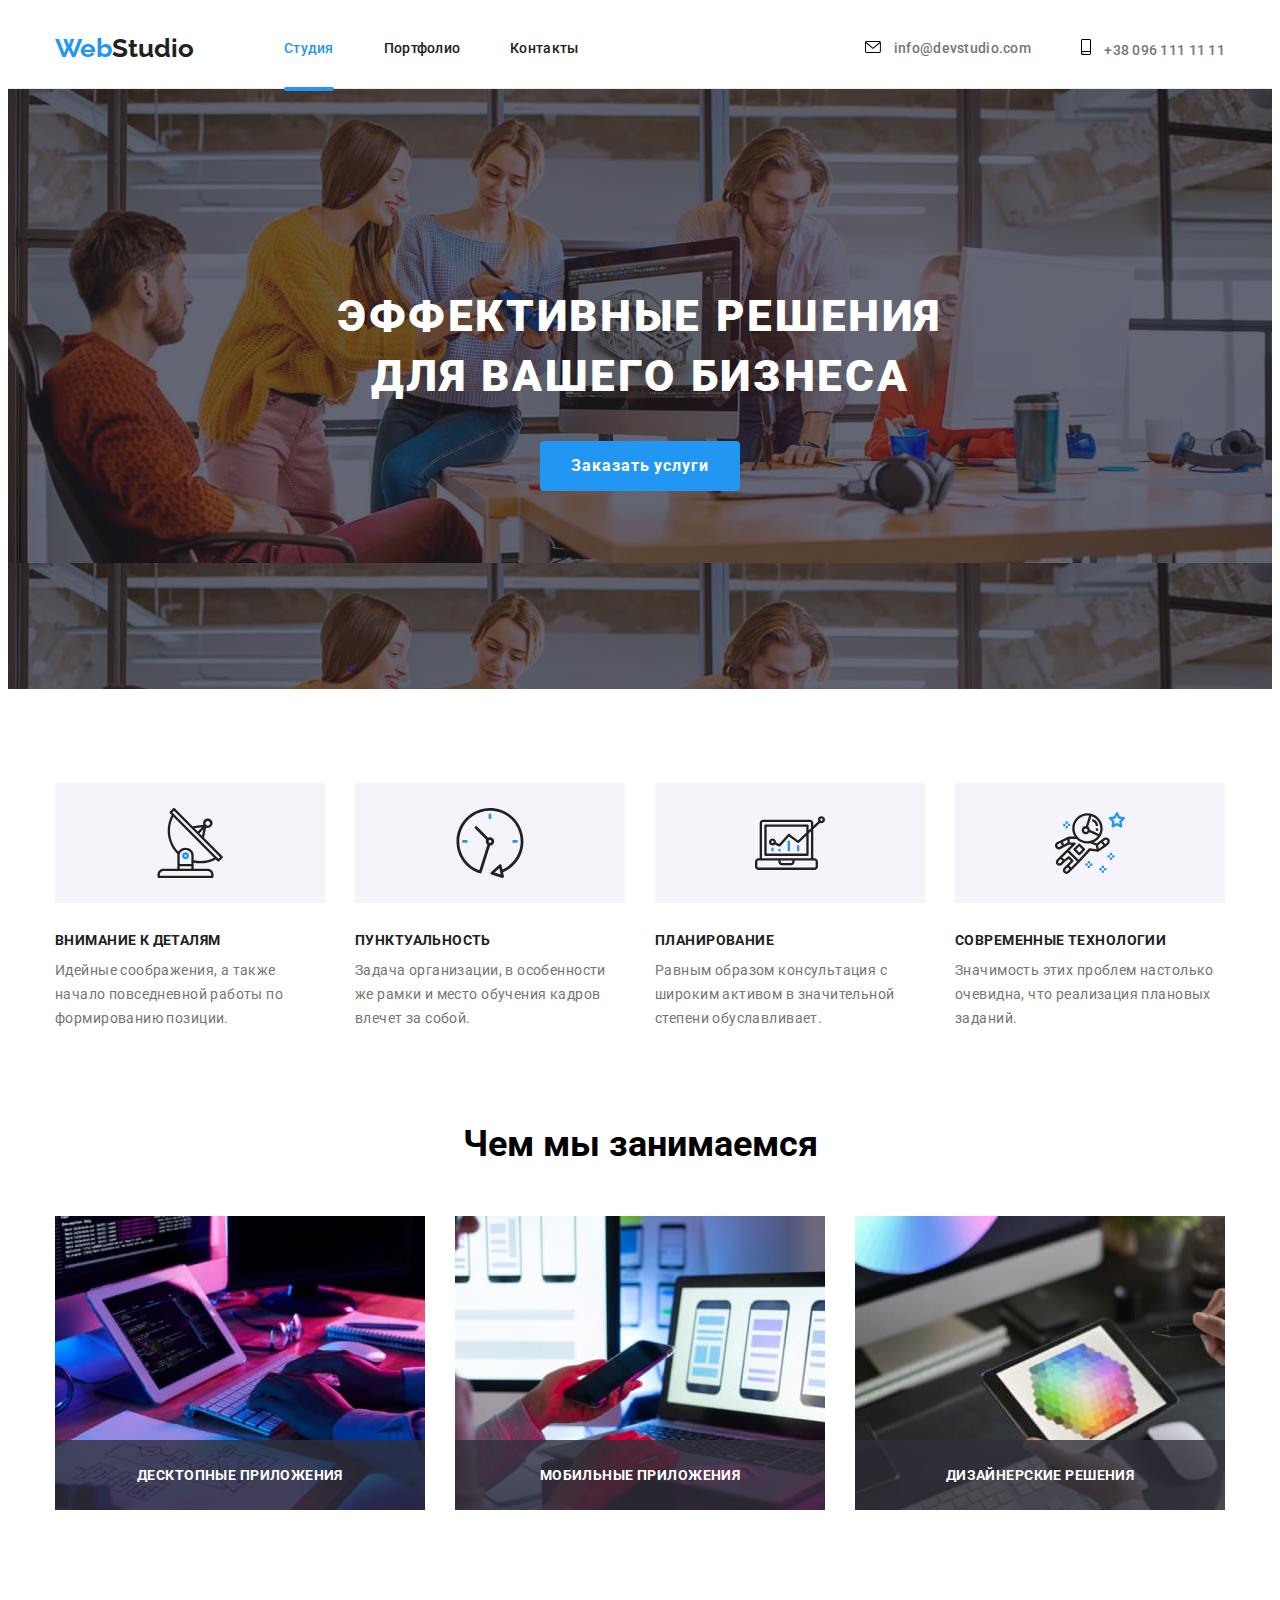
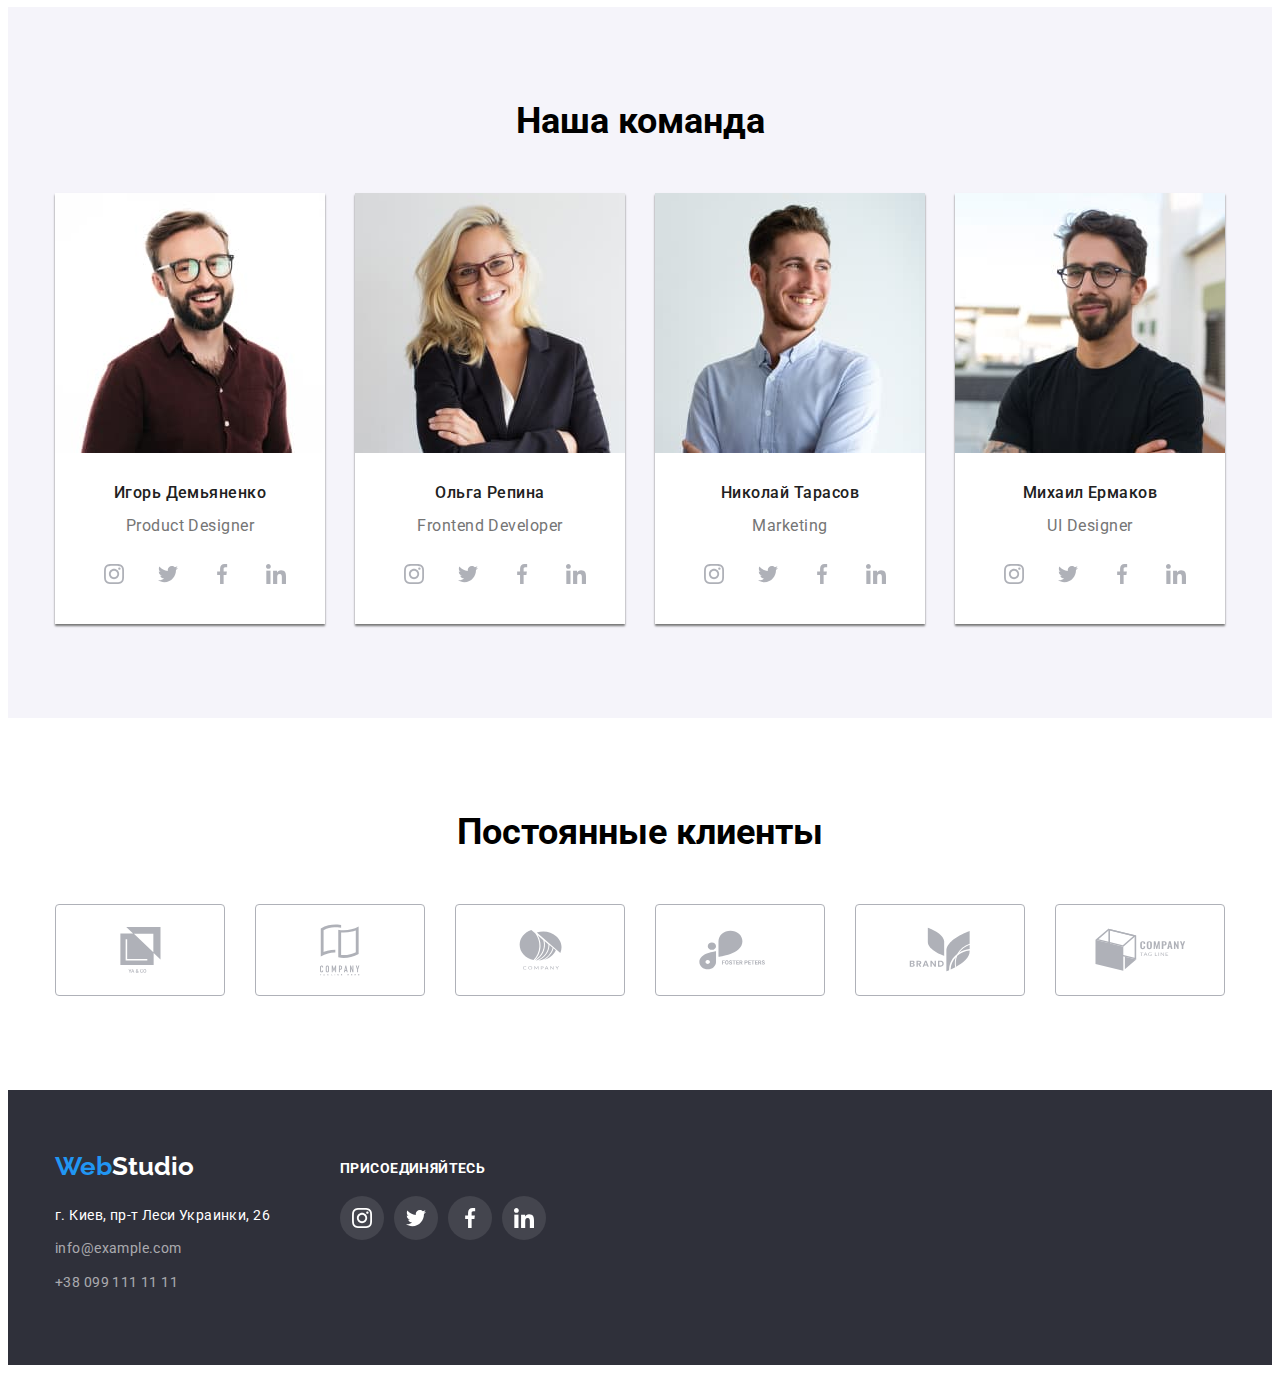
<file: index.html>
<!DOCTYPE html>
<html lang="ru">
<head>
    <meta charset="UTF-8">
    <meta http-equiv="X-UA-Compatible" content="IE=edge">
    <meta name="viewport" content="width=device-width, initial-scale=1.0">
    <link rel="preconnect" href="https://fonts.googleapis.com">
    <link rel="preconnect" href="https://fonts.gstatic.com" crossorigin>
    <link href="https://fonts.googleapis.com/css2?family=Montserrat:wght@400;700&family=Raleway:wght@700&family=Roboto:wght@400;500;700;900&display=swap" rel="stylesheet">
    <link rel="stylesheet" href="https://cdnjs.cloudflare.com/ajax/libs/modern-normalize/1.1.0/modern-normalize.min.css" integrity="sha512-wpPYUAdjBVSE4KJnH1VR1HeZfpl1ub8YT/NKx4PuQ5NmX2tKuGu6U/JRp5y+Y8XG2tV+wKQpNHVUX03MfMFn9Q==" crossorigin="anonymous" referrerpolicy="no-referrer" />
    <link rel="stylesheet" href="./styles.css">
    <title>Document</title>
</head>
<body>
   <header>
    <div class="container">
        <nav class="nav-menu-list">
            <a class="logo" href="./images/WebStudio.jpg">
                <span class="web">Web</span><span class="'Studio">Studio</span>
            </a>
            <ul class="nav-menu-inner">
               <li class="nav-menu"><a class="nav-link current"  href="./index.html">Студия</a></li>
               <li class="nav-menu"><a class="nav-link" href="./portfolio.html"> Портфолио</a></li>
               <li class="nav-menu"><a class="nav-link" href="#">Контакты</a></li>
            </ul>
            <ul class="contacts-menu">
               <li class="nav-menu-contact"><a href="mailto:info@devstudio.com">
                <svg class="nav-icon" aria-hidden="true">
                    <use href="./images/icons.svg#icon-envelope-hover"></use>
                </svg>
                info@devstudio.com</a></li>
               <li class="nav-menu-contact"><a href="tel:+380961111111">
                <svg class="smart-nav-icon" aria-hidden="true">
                    <use href="./images/icons.svg#icon-smartphone"></use>
                </svg>
                +38 096 111 11 11</a></li>
           </ul>
       </nav>
    </div>
   </header>
   <main>
       <section class="top">
        <div class="container">
            <div class="top-section">
           <h1 class="main-title">Эффективные решения для вашего бизнеса</h1>
           <button class="book-service" type="button" data-modal-open>Заказать услуги</button>
        </div>
        </div>
       </section>
       <section class="descriptions">
        <div class="container">
                <ul class="description-idea">
                    <li class="short-description">
                        <div class="cover-icon">
                            <svg class="idea-icon" aria-label="Групп">
                                <use href="./images/icons.svg#icon-Group"></use>
                            </svg>
                        </div>           
                        <h3 class="sub-title">Внимание к деталям</h3>
                        <p class="text-description">
                     Идейные соображения, а также начало повседневной работы по формированию позиции.
                       </p></li>
                    <li class="short-description">
                        <div class="cover-icon">
                            <svg class="idea-icon" aria-label="Часы">
                                <use href="./images/icons.svg#icon-clock"></use>
                            </svg>
                        </div> 
                        <h3 class="sub-title">
                     Пунктуальность
                        </h3>
                        <p class="text-description">
                     Задача организации, в особенности же рамки и место обучения кадров влечет за собой.
                        </p></li>
                    <li class="short-description">
                        <div class="cover-icon">
                            <svg class="idea-icon" aria-label="Диаграмма">
                                <use href="./images/icons.svg#icon-diagram"></use>
                            </svg>
                        </div> 
                        <h3 class="sub-title">
                     Планирование
                       </h3>
                       <p class="text-description">
                     Равным образом консультация с широким активом в значительной степени обуславливает.
                       </p></li>
                    <li class="short-description">
                        <div class="cover-icon">
                            <svg class="idea-icon" aria-label="Астронаут">
                                <use href="./images/icons.svg#icon-astronaut"></use>
                            </svg>
                        </div> 
                        <h3 class="sub-title">
                     Современные технологии
                       </h3>
                       <p class="text-description">
                     Значимость этих проблем настолько очевидна, что реализация плановых заданий.
                       </p></li>
                </ul>
           </div>
       </section>
       <section class="card-box">
        <div class="container">
                <h2 class="description-title">Чем мы занимаемся</h2>
                <div>
                    <ul class="card-images">
                        <li class="card-list-images">
                            <img src="./images/box1.jpg" width="370" alt="Десктопная версия">
                            <div class="card-images-description">
                                <p class="card-text">Десктопные приложения</p>
                            </div>
                        </li>
                    
                        <li class="card-list-images">
                            <img src="./images/box2.jpg" width="370" alt="Мобильная версия">
                            <div class="card-images-description">
                                <p class="card-text">Мобильные приложения</p>
                            </div>
                        </li>
                   
                        <li class="card-list-images">
                            <img src="./images/box3.jpg" width="370" alt="Планшетная адаптация">
                            <div class="card-images-description">
                                <p class="card-text">Дизайнерские решения</p>
                            </div>
                        </li>
                    </ul>
            </div>
        </div>
       </section>
       <section class="team">
        <div class="container">
           <h2 class="description-title">Наша команда</h2>
           <ul class="cards">
               <li class="card">
                   <img src="./images/img1.jpg" width="270" alt="Игорь Демьяненко">
                   <div class="card-desc">
                   <h3 class="sub-title-description">Игорь Демьяненко</h3>
                       <p class="text-description-member">Product Designer</p>
                       <ul class="social-group">
                        <li class="social-cover">
                            <a href="#" class="social-link">
                                <svg class="social-icon" width="20px" height="20px">
                                    <use href="./images/icons.svg#icon-instagram"></use>
                                 </svg>
                            </a> 
                        </li>
                        <li class="social-cover">
                            <a href="#" class="social-link">
                                <svg class="social-icon"  width="20px" height="20px" aria-label="Твитер">
                                    <use href="./images/icons.svg#icon-twitter"></use>
                                </svg>
                            </a>
                        </li>
                        <li class="social-cover">
                            <a href="#" class="social-link">
                                <svg class="social-icon" width="20px" height="20px" aria-label="Фейсбук">
                                    <use href="./images/icons.svg#icon-facebook"></use>
                                </svg>
                            </a>
                        </li>
                        <li class="social-cover">
                            <a href="#" class="social-link">
                                <svg class="social-icon" width="20px" height="20px" aria-label="Линкдын">
                                    <use href="./images/icons.svg#icon-linkedin"></use>
                                 </svg>
                            </a>
                        </li>
                    </ul>
                    </div>
                </li>
               <li class="card">
                   <img src="./images/img2.jpg" width="270" alt="Ольга Репина">
                   <div class="card-desc">
                       <h3 class="sub-title-description">Ольга Репина</h3>
                       <p class="text-description-member">Frontend Developer</p>
                       <ul class="social-group">
                    <li class="social-cover">
                        <a href="#" class="social-link">
                            <svg class="social-icon" width="20px" height="20px">
                                <use href="./images/icons.svg#icon-instagram"></use>
                             </svg>
                        </a> 
                    </li>
                    <li class="social-cover">
                        <a href="#" class="social-link">
                            <svg class="social-icon"  width="20px" height="20px" aria-label="Твитер">
                                <use href="./images/icons.svg#icon-twitter"></use>
                            </svg>
                        </a>
                    </li>
                    <li class="social-cover">
                        <a href="#" class="social-link">
                            <svg class="social-icon" width="20px" height="20px" aria-label="Фейсбук">
                                <use href="./images/icons.svg#icon-facebook"></use>
                            </svg>
                        </a>
                    </li>
                    <li class="social-cover">
                        <a href="#" class="social-link">
                            <svg class="social-icon" width="20px" height="20px" aria-label="Линкдын">
                                <use href="./images/icons.svg#icon-linkedin"></use>
                             </svg>
                        </a>
                    </li>
                       </ul>
                   </div>
               </li>
               <li class="card">
                   <img src="./images/img3.jpg" width="270" alt="Николай Тарасов">
                   <div class="card-desc">
                        <h3 class="sub-title-description">Николай Тарасов</h3>
                        <p class="text-description-member">Marketing</p>
                        <ul class="social-group">
                        <li class="social-cover">
                            <a href="#" class="social-link">
                                <svg class="social-icon" width="20px" height="20px">
                                    <use href="./images/icons.svg#icon-instagram"></use>
                                 </svg>
                            </a> 
                        </li>
                        <li class="social-cover">
                            <a href="#" class="social-link">
                                <svg class="social-icon"  width="20px" height="20px" aria-label="Твитер">
                                    <use href="./images/icons.svg#icon-twitter"></use>
                                </svg>
                            </a>
                        </li>
                        <li class="social-cover">
                            <a href="#" class="social-link">
                                <svg class="social-icon" width="20px" height="20px" aria-label="Фейсбук">
                                    <use href="./images/icons.svg#icon-facebook"></use>
                                </svg>
                            </a>
                        </li>
                        <li class="social-cover">
                            <a href="#" class="social-link">
                                <svg class="social-icon" width="20px" height="20px" aria-label="Линкдын">
                                    <use href="./images/icons.svg#icon-linkedin"></use>
                                 </svg>
                            </a>
                        </li>
                        </ul>
                    </div>
               </li>
               <li class="card">
                <img src="./images/img4.jpg" width="270" alt="Михаил Ермаков">
                <div class="card-desc">
                    <h3 class="sub-title-description">Михаил Ермаков</h3>
                    <p class="text-description-member">UI Designer</p>
                    <ul class="social-group">
                        <li class="social-cover">
                            <a href="#" class="social-link">
                                <svg class="social-icon" width="20px" height="20px">
                                    <use href="./images/icons.svg#icon-instagram"></use>
                                 </svg>
                            </a> 
                        </li>
                        <li class="social-cover">
                            <a href="#" class="social-link">
                                <svg class="social-icon"  width="20px" height="20px" aria-label="Твитер">
                                    <use href="./images/icons.svg#icon-twitter"></use>
                                </svg>
                            </a>
                        </li>
                        <li class="social-cover">
                            <a href="#" class="social-link">
                                <svg class="social-icon" width="20px" height="20px" aria-label="Фейсбук">
                                    <use href="./images/icons.svg#icon-facebook"></use>
                                </svg>
                            </a>
                        </li>
                        <li class="social-cover">
                            <a href="#" class="social-link">
                                <svg class="social-icon" width="20px" height="20px" aria-label="Линкдын">
                                    <use href="./images/icons.svg#icon-linkedin"></use>
                                 </svg>
                            </a>
                        </li>
                    </ul>
                </div>
            </li>
           </ul>
        </div>
       </section>
       <section class="companies">
         <div class="container">
            <h2 class="description-title">Постоянные клиенты</h2>
            <ul class="company-brands">
                <li class="brand">
                    <a href="#" class="brand-card">
                       <svg class="brand-icon" width="41px" height="46px">
                           <use href="./images/icons.svg#icon-brand1"></use>
                        </svg> 
                    </a>
               </li>
               <li class="brand"> 
                    <a href="#" class="brand-card">
                        <svg class="brand-icon" width="40px" height="52px">
                            <use href="./images/icons.svg#icon-brand2"></use>
                        </svg> 
                    </a>
                </li>
                <li class="brand">
                    <a href="#" class="brand-card">
                        <svg class="brand-icon" width="43px" height="41px">
                            <use href="./images/icons.svg#icon-brand3"></use>
                         </svg> 
                    </a> 
                </li>
                <li class="brand">
                    <a href="#" class="brand-card">
                        <svg class="brand-icon" width="84px" height="40px">
                            <use href="./images/icons.svg#icon-brand4"></use>
                         </svg>
                    </a> 
                </li>
                <li class="brand">
                    <a href="#" class="brand-card">
                        <svg class="brand-icon" width="62px" height="45px">
                            <use href="./images/icons.svg#icon-brand5"></use>
                         </svg>
                    </a> 
                </li>
                <li class="brand"> 
                    <a href="#" class="brand-card">
                        <svg class="brand-icon" width="93px" height="43px">
                            <use href="./images/icons.svg#icon-brand6"></use>
                         </svg>
                    </a>    
                </li>
            </ul>

         </div>
      
       </section>
   </main> 
   <footer class="footer">
    <div class="container footer-container">
        <div class="footer-contacts">
            <a class="logo-footer" href="./images/WebStudio.jpg">
                <span class="web">Web</span><span class="studio-footer">Studio</span>
            </a>
                <address class="address">г. Киев, пр-т Леси Украинки, 26</address>
            <ul class="contacts-footer">
                <li class="contact-footer"><a href="mailto:info@example.com">info@example.com</a></li>
                <li class="contact-footer"><a href="tel:+380991111111">+38 099 111 11 11</a></li>
            </ul>
        </div>
        <div>
            <div class="join">
                <span class="footer-join">присоединяйтесь</span>
            </div>
            <div class="social-link-group">
                <ul class="social-group">
                    <li class="social-cover-footer">
                        <a href="#" class="social-link-footer">
                            <svg class="social-icon-footer" width="20px" height="20px">
                                <use href="./images/icons.svg#icon-instagram"></use>
                             </svg> 
                        </a>                                               
                    </li>
                    <li class="social-cover-footer">
                        <a href="#" class="social-link-footer">
                            <svg class="social-icon-footer"  width="20px" height="20px" aria-label="Твитер">
                                <use href="./images/icons.svg#icon-twitter"></use>
                            </svg>
                       </a>
                    </li>
                    <li class="social-cover-footer">
                        <a href="#" class="social-link-footer">
                            <svg class="social-icon-footer" width="20px" height="20px" aria-label="Фейсбук">
                                <use href="./images/icons.svg#icon-facebook"></use>
                             </svg>
                        </a>
                    </li>
                    <li class="social-cover-footer">
                        <a href="#" class="social-link-footer">
                            <svg class="social-icon-footer" width="20px" height="20px" aria-label="Линкдын">
                                <use href="./images/icons.svg#icon-linkedin"></use>
                             </svg>
                        </a>
                    </li>
                </ul>
            </div>
       </div>
    </div>
   </footer>
   <div class="backdrop-modal is-hidden" data-modal>
       <div class="modal">
           <button class="modal-close-button" type="button" data-modal-close>
            <svg class="modal-icon"  width="11px" height="11px">
                <use href="./images/icons.svg#icon-Vector"></use>
             </svg>
           </button>
       </div>
   </div>

   <script src="./js/modal.js"></script>
</body>
</html>
</file>
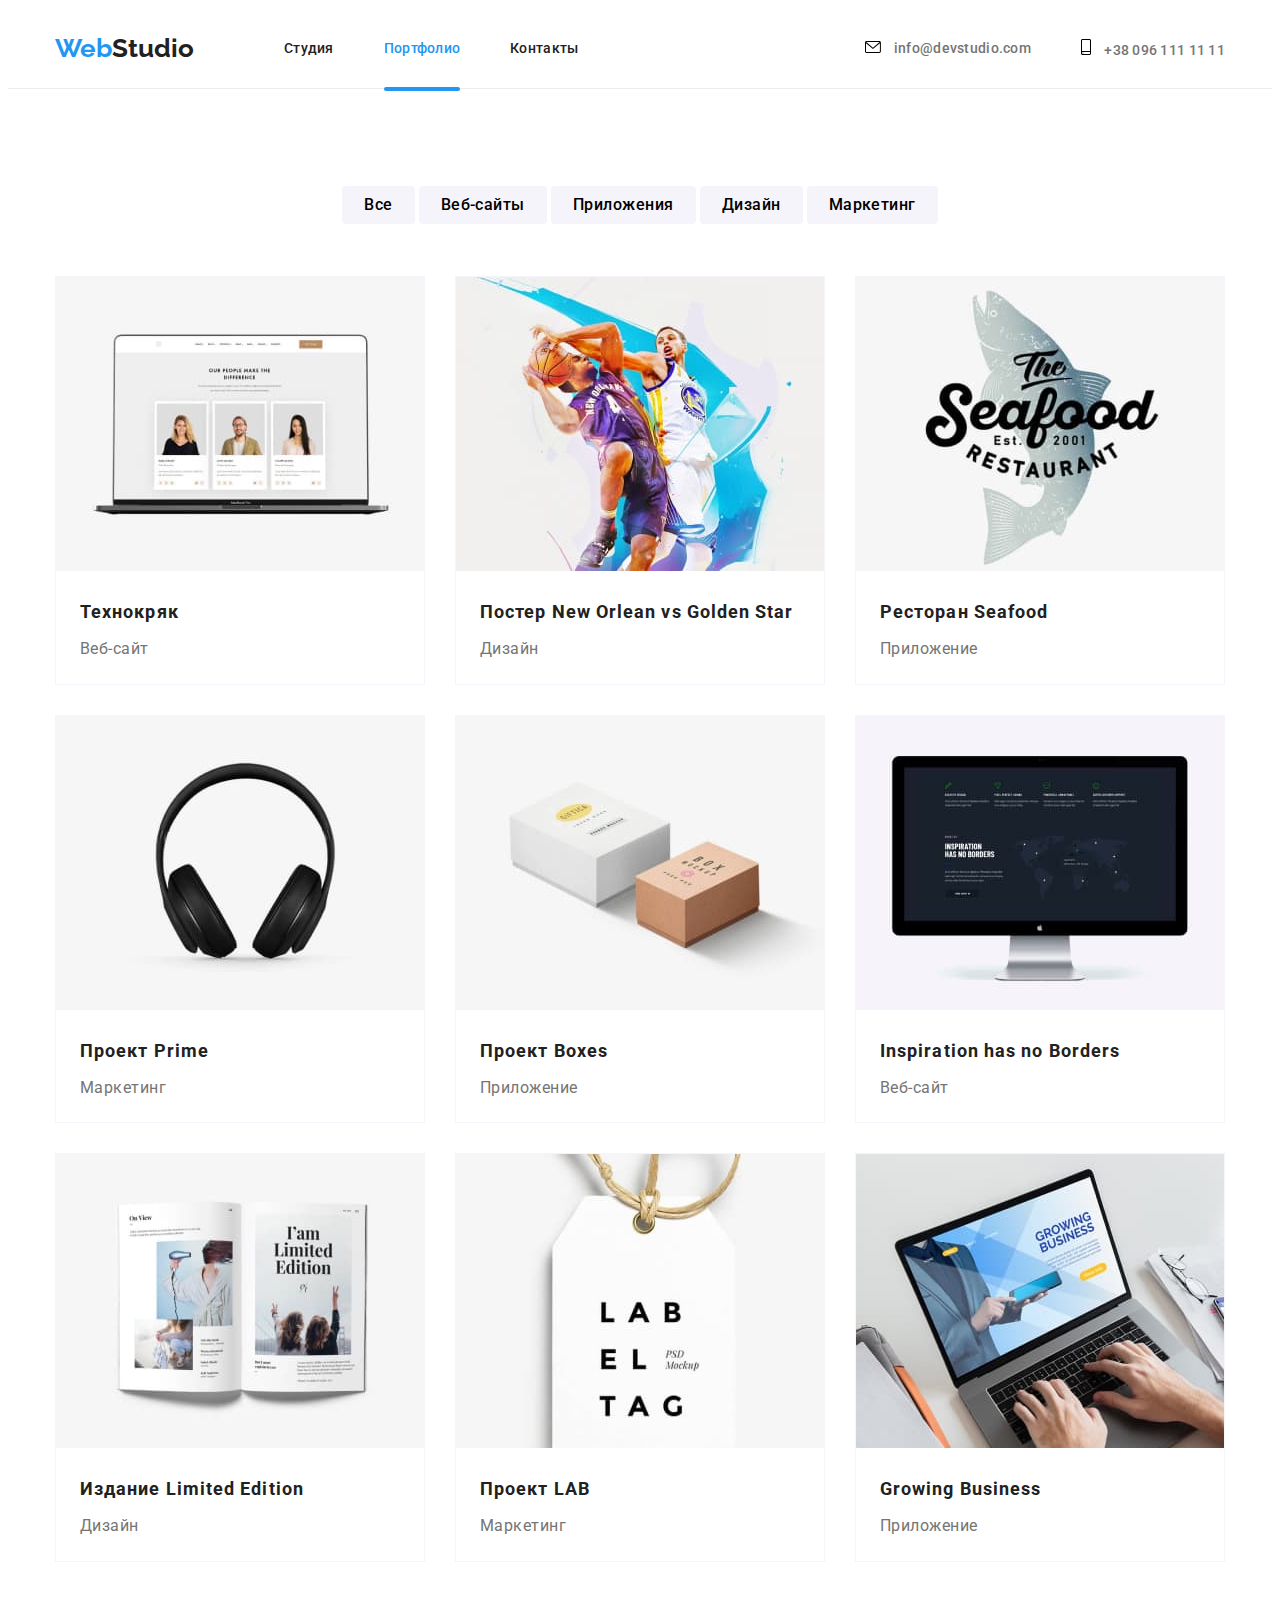
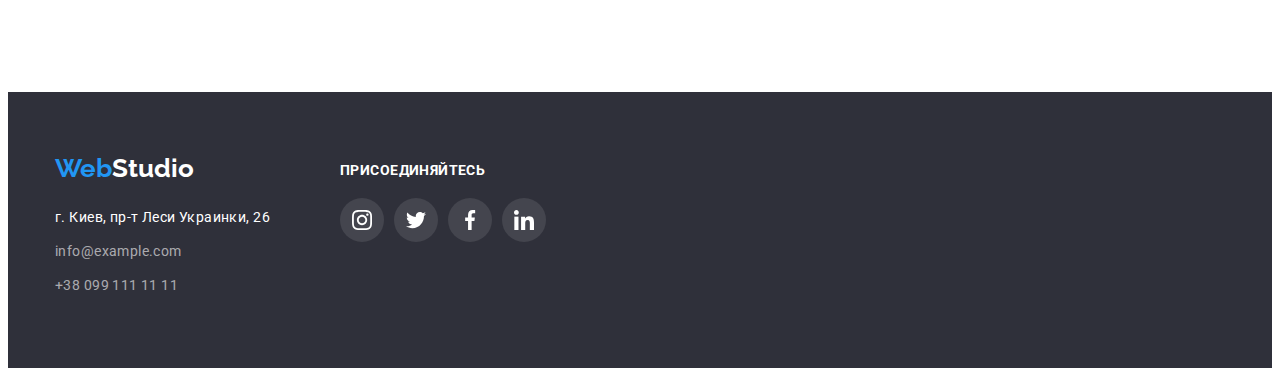
<file: portfolio.html>
<!DOCTYPE html>
<html lang="ru">
<head>
    <meta charset="UTF-8">
    <meta http-equiv="X-UA-Compatible" content="IE=edge">
    <meta name="viewport" content="width=device-width, initial-scale=1.0">
    <link rel="preconnect" href="https://fonts.googleapis.com">
    <link rel="preconnect" href="https://fonts.gstatic.com" crossorigin>
    <link href="https://fonts.googleapis.com/css2?family=Montserrat:wght@400;700&family=Raleway:wght@700&family=Roboto:wght@400;500;700;900&display=swap" rel="stylesheet">
    <link rel="stylesheet" href="https://cdnjs.cloudflare.com/ajax/libs/modern-normalize/1.1.0/modern-normalize.min.css" integrity="sha512-wpPYUAdjBVSE4KJnH1VR1HeZfpl1ub8YT/NKx4PuQ5NmX2tKuGu6U/JRp5y+Y8XG2tV+wKQpNHVUX03MfMFn9Q==" crossorigin="anonymous" referrerpolicy="no-referrer" />
    <link rel="stylesheet" href="./styles.css">
    <title>Portfolio</title>
</head>
<body>
    <header>
        <div class="container">
            <nav class="nav-menu-list">
            <a class="logo" href="./images/WebStudio.jpg">
                <span class="web">Web</span><span class="'Studio">Studio</span>
            </a>
            <ul class="nav-menu-inner">
               <li class="nav-menu"><a class="nav-link" href="index.html">Студия</a></li>
               <li class="nav-menu"><a class="nav-link current" href="#">Портфолио</a></li>
               <li class="nav-menu"><a class="nav-link" href="#">Контакты</a></li>
            </ul>
            <ul class="contacts-menu">
                <li class="nav-menu-contact"><a href="mailto:info@devstudio.com">
                 <svg class="nav-icon" aria-hidden="true">
                     <use href="./images/icons.svg#icon-envelope-hover"></use>
                 </svg>
                 info@devstudio.com</a></li>
                <li class="nav-menu-contact"><a href="tel:+380961111111">
                 <svg class="smart-nav-icon" aria-hidden="true">
                     <use href="./images/icons.svg#icon-smartphone"></use>
                 </svg>
                 +38 096 111 11 11</a></li>
            </ul>
        </nav>
    </div>
    </header>
    <main>
     <section class="portfolio">
        <div class="container">
                <ul class="filters">
                    <li class="filter-button">
                        <a href="#" class="button-filter-group">
                            <button class="filter" type="button">Все</button>
                        </a>
                    </li>
                    <li class="filter-button">
                        <a href="#" class="button-filter-group">
                            <button class="filter" type="button">Веб-сайты</button> 
                         </a>
                    </li>
                    <li class="filter-button">
                        <a href="#" class="button-filter-group">
                            <button class="filter" type="button">Приложения</button> 
                         </a>
                    </li>
                    <li class="filter-button">
                        <a href="#" class="button-filter-group">
                            <button class="filter" type="button">Дизайн</button>
                        </a>
                    </li>
                    <li class="filter-button">
                        <a href="#" class="button-filter-group">
                            <button class="filter" type="button">Маркетинг</button> 
                         </a>
                    </li>         
                 </ul>
                 <ul class="portfolio-descriptions">                 
                    <li class="cards-portfolio">
                        <div class="backdrop-overlay">
                                <img class="backdrop-image" src="./images/imgfirst.jpg" alt="Технокряк" width="370">
                                <div class="backdrop">
                                    <p class="backdrop-text">Ресурс предлагает комплексные предложения с разным уровнем функционала и сервисов. Все это позволит посетителю получить исчерпывающие сведения о компании или частном лице.</p>
                                </div>      
                                <div class="card-portfolio-desc">
                                    <h3 class="sub-title-description-card">Технокряк</h3>
                                    <p class="text-description-card">Веб-сайт</p>
                                </div>
                        </div>
                    </li>
                    <li class="cards-portfolio">
                        <div class="backdrop-overlay">
                            <img src="./images/imgsecond.jpg" alt="Постер New Orlean vs Golden Star" width="370">
                            <div class="backdrop">
                                <p class="backdrop-text">Ресурс предлагает комплексные предложения с разным уровнем функционала и сервисов. Все это позволит посетителю получить исчерпывающие сведения о компании или частном лице.</p>
                            </div>
                            <div class="card-portfolio-desc">
                                <h3 class="sub-title-description-card">Постер New Orlean vs Golden Star</h3>
                                <p class="text-description-card">Дизайн</p>
                            </div>
                        </div>
                    </li>
                    <li class="cards-portfolio">
                        <div class="backdrop-overlay">
                            <img src="./images/imgthird.jpg" alt="Ресторан Seafood" width="370">
                            <div class="backdrop">
                                <p class="backdrop-text">Ресурс предлагает комплексные предложения с разным уровнем функционала и сервисов. Все это позволит посетителю получить исчерпывающие сведения о компании или частном лице.</p>
                            </div>
                            <div class="card-portfolio-desc">
                                <h3 class="sub-title-description-card">Ресторан Seafood</h3>
                                <p class="text-description-card">Приложение</p>
                            </div>
                        </div>
                    </li>
                    <li class="cards-portfolio">
                        <div class="backdrop-overlay">
                            <img src="./images/imgfouth.jpg" alt="Проект Prime" width="370">
                            <div class="backdrop">
                                <p class="backdrop-text">Ресурс предлагает комплексные предложения с разным уровнем функционала и сервисов. Все это позволит посетителю получить исчерпывающие сведения о компании или частном лице.</p>
                            </div>
                            <div class="card-portfolio-desc">
                                <h3 class="sub-title-description-card">Проект Prime</h3>
                                <p class="text-description-card">Маркетинг</p>
                            </div>
                        </div>

                    </li>
                    <li class="cards-portfolio">
                        <div class="backdrop-overlay">
                            <img src="./images/img5.jpg" alt="Проект Boxes" width="370">
                            <div class="backdrop">
                                <p class="backdrop-text">Ресурс предлагает комплексные предложения с разным уровнем функционала и сервисов. Все это позволит посетителю получить исчерпывающие сведения о компании или частном лице.</p>
                            </div>
                            <div class="card-portfolio-desc">
                                <h3 class="sub-title-description-card">Проект Boxes</h3>
                                <p class="text-description-card">Приложение</p>
                            </div>
                        </div>
                    </li>
                    <li class="cards-portfolio">
                        <div class="backdrop-overlay">
                            <img src="./images/img6.jpg" alt="Inspiration has no Borders" width="370">
                            <div class="backdrop">
                                <p class="backdrop-text">Ресурс предлагает комплексные предложения с разным уровнем функционала и сервисов. Все это позволит посетителю получить исчерпывающие сведения о компании или частном лице.</p>
                            </div>
                            <div class="card-portfolio-desc">
                                <h3 class="sub-title-description-card">Inspiration has no Borders</h3>
                                <p class="text-description-card">Веб-сайт</p>
                            </div>
                        </div>
                    </li>
                    <li class="cards-portfolio">
                        <div class="backdrop-overlay">
                            <img src="./images/img7.jpg" alt="Издание Limited Edition" width="370">
                            <div class="backdrop">
                                <p class="backdrop-text">Ресурс предлагает комплексные предложения с разным уровнем функционала и сервисов. Все это позволит посетителю получить исчерпывающие сведения о компании или частном лице.</p>
                            </div>
                            <div class="card-portfolio-desc">
                                <h3 class="sub-title-description-card">Издание Limited Edition</h3>
                                <p class="text-description-card">Дизайн</p>
                            </div>
                        </div>
                    </li>
                    <li class="cards-portfolio">
                        <div class="backdrop-overlay">
                            <img src="./images/img8.jpg" alt="Проект LAB" width="370">
                            <div class="backdrop">
                                <p class="backdrop-text">Ресурс предлагает комплексные предложения с разным уровнем функционала и сервисов. Все это позволит посетителю получить исчерпывающие сведения о компании или частном лице.</p>
                            </div>
                            <div class="card-portfolio-desc">
                                <h3 class="sub-title-description-card">Проект LAB</h3>
                                <p class="text-description-card">Маркетинг</p>
                            </div>
                        </div>

                    </li>
                    <li class="cards-portfolio">
                        <div class="backdrop-overlay">
                            <img src="./images/img9.jpg" alt="Growing Business" width="370">
                            <div class="backdrop">
                                <p class="backdrop-text">Ресурс предлагает комплексные предложения с разным уровнем функционала и сервисов. Все это позволит посетителю получить исчерпывающие сведения о компании или частном лице.</p>
                            </div>
                            <div class="card-portfolio-desc">
                                <h3 class="sub-title-description-card">Growing Business</h3>
                                <p class="text-description-card">Приложение</p>
                            </div>
                        </div>

                    </li>
                 </ul>
     </div>
    </section>
    </main>
    <footer class="footer">
        <div class="container footer-container">
            <div class="footer-contacts">
                <a class="logo-footer" href="./images/WebStudio.jpg">
                    <span class="web">Web</span><span class="studio-footer">Studio</span>
                </a>
                    <address class="address">г. Киев, пр-т Леси Украинки, 26</address>
                <ul class="contacts-footer">
                    <li class="contact-footer"><a href="mailto:info@example.com">info@example.com</a></li>
                    <li class="contact-footer"><a href="tel:+380991111111">+38 099 111 11 11</a></li>
                </ul>
            </div>
            <div>
                <div class="join">
                    <span class="footer-join">присоединяйтесь</span>
                </div>
                <div class="social-link-group">
                    <ul class="social-group">
                        <li class="social-cover-footer">
                            <a href="#" class="social-link-footer">
                                <svg class="social-icon-footer" width="20px" height="20px">
                                    <use href="./images/icons.svg#icon-instagram"></use>
                                 </svg> 
                            </a>                                               
                        </li>
                        <li class="social-cover-footer">
                            <a href="#" class="social-link-footer">
                                <svg class="social-icon-footer"  width="20px" height="20px" aria-label="Твитер">
                                    <use href="./images/icons.svg#icon-twitter"></use>
                                </svg>
                           </a>
                        </li>
                        <li class="social-cover-footer">
                            <a href="#" class="social-link-footer">
                                <svg class="social-icon-footer" width="20px" height="20px" aria-label="Фейсбук">
                                    <use href="./images/icons.svg#icon-facebook"></use>
                                 </svg>
                            </a>
                        </li>
                        <li class="social-cover-footer">
                            <a href="#" class="social-link-footer">
                                <svg class="social-icon-footer" width="20px" height="20px" aria-label="Линкдын">
                                    <use href="./images/icons.svg#icon-linkedin"></use>
                                 </svg>
                            </a>
                        </li>
                    </ul>
                </div>
           </div>
        </div>
       </footer>
</body>
</html>
</file>
<file: styles.css>
html {
    box-sizing: border-box;
}
*,
*::before,
*::after {
    box-sizing: inherit;
}
h1,
h2,
h3,
h4,
h5,
h6,
p {
	margin: 0;
}
ul {
    list-style: none;
	padding-left: 0;
	margin: 0;
}
:root {
    --text-color: #757575;
    --general-white-color: #fff;
    --text-color-bold: #212121;
    --blue-brand-color: #2196F3;
    --border-color: #F5F4FA;
    --timing-function: cubic-bezier(0.4, 0, 0.2, 1);
}

body {
    background-color: var(--general-white-color);
    font-family: 'Roboto', sans-serif;
    font-weight: 400;
    color: var(--test-color);
    font-size: 14px;

}
.container {
    width: 1200px;
    margin: 0 auto;
    padding: 0 15px;
}
/*header*/
header {
    border-bottom: 1px solid #ECECEC;
}
.nav-menu-list {
    display: flex;
    align-items: center;
    justify-content: space-between;
    height: 80px;
}
a.logo {
    font-weight: 700;
    font-family: 'Raleway', sans-serif;
    text-decoration: none;
    color: var(--text-color-bold);
    font-size: 26px;
    margin-right: 90px;
}
.web {
    color: var(--blue-brand-color);
}
.studio {
    color:  var(--text-color-bold);
}
ul { 
    list-style: none; 
}
.nav-menu-inner {
    display: flex;
    padding-left: 0;
}
.nav-menu {
    margin-right: 50px;
}
.nav-link {
    color: var(--text-color-bold);
    text-decoration: none;   
    font-weight: 500;
    line-height: 1.1;
    letter-spacing: 0.02em;
    position: relative;
    transition: 250ms var(--timing-function);
}
.nav-link:hover::after{
    content: '';
    width: 100%;
    display: block;
    height: 4px;
    position: absolute;
    background-color: var(--blue-brand-color);
    top: 47px;
    border-radius: 4px;
}
.nav-link::after {
    content: '';
    width: 100%;
    display: block;
    height: 4px;
    position: absolute;
    top: 47px;
    border-radius: 4px;
    transition: 250ms var(--timing-function);
}

.nav-link:hover,
.nav-link:focus,
a.nav-link.current {
    color: #2196F3;
}
.nav-link.current::after{
    content: '';
    width: 100%;
    display: block;
    height: 4px;
    position: absolute;
    background-color: var(--blue-brand-color);
    top: 47px;
    border-radius: 4px;
}
/*.current::after {
    content: '';
    position: absolute;
    top: 47px;
    width: 100%;
    height: 4px;
    border-radius: 2px;
    background-color: var(--blue-brand-color);
    visibility: visible;
    display: block;
   
}*/
/*.nav-menu > .current {
    color: var(--blue-brand-color);
}*/

/*.nav-link:focus::after,
.nav-link:hover::after {
    visibility: visible;

}*/

.contacts-menu {
    display: flex;
    margin-left: auto;
}
.nav-menu-contact {
    margin-left: 50px;
}
.nav-menu-contact > a {
    color: var(--text-color);
    text-decoration: none;
    font-weight: 500;
    letter-spacing: 0.02em;
    transition: 250ms;
}

.nav-menu-contact > a:hover,
.nav-menu-contact > a:focus
{
    color: #2196F3;
    fill: #2196F3;
}
.nav-icon {
    width: 16px;
    height: 14px;
    fill: var(--test-color);
    margin-right: 10px;
    padding-top: 2px;
}
.smart-nav-icon {
    width: 10px;
    height: 16px;
    fill: var(--test-color);
    margin-right: 10px;
}

/*main content*/
.top {
    height: 600px;
    background-color: #2F303A;
    align-items: center;
    display: flex;
    background-image: 
    linear-gradient(
        to right,
        rgba(47, 48, 58, 0.4),
        rgba(47, 48, 58, 0.4)),
    url(./images/header-image.jpg);
    background-size: contain;
    

}
.top-section {
    display: flex;
    flex-direction: column;
    align-items: center;
    justify-content: center;
    height: inherit;
}
.main-title {
    font-weight: 900;
    font-size: 44px;
    line-height: 1.36;
    text-align: center;
    text-transform: uppercase;
    color: var(--general-white-color);
    text-align: center;  
    letter-spacing: 0.06em;
    width: 700px;
    display: block;  
}
.book-service {
    width: 200px;
    height: 50px;
    color: var(--general-white-color);
    background-color:  var(--blue-brand-color); 
    border-radius: 4px; 
    border: 0px; 
    font-size: 16px;
    line-height: 1.87;
    letter-spacing: 0.06em;
    font-weight: 700;
    font-family: 'Roboto', sans-serif;
    margin-top: 35px;
}
/*main ideas*/
.description-idea {
    display: flex;
    justify-content: space-between;
}
.descriptions,  .team{
    padding-top: 94px;
    padding-bottom: 94px;
}
.card-box {
    padding-bottom: 94px;
}
.short-description:not(:nth-last-child(1)){
    margin-right: 30px;
}
.short-description{
    width: 270px;
    margin-right: 30px;
    display: block;
}

.sub-title {
    text-transform: uppercase;
    font-weight: 700;
    font-size: 14px;
    padding-bottom: 10px;
    padding-top: 30px;
}
.sub-title, .sub-title-description {
    color: var(--text-color-bold);
    line-height: 1.14;
    letter-spacing: 0.03em;
}
.idea-icon {
    width: 70px;
    height: 70px;
    background-position: center;
}
.cover-icon {
    width: 270px;
    height: 120px;
    background-color: var(--border-color) ;
    display: flex;
    align-items: center;
    justify-content: center;
}
.card-list-images {
    position: relative;
}
.card-images {
    display: flex;
    gap: 30px;
}
.card-images-description {
    width: 100%;
    display: flex;
    justify-content: center;
    background-color: rgba(47, 48, 58, 0.8);
    height: 70px;
    position: absolute;
    bottom: 1%;
    align-items: center;
}
.card-text {
    font-size: 14px;
    line-height: 1.17;
    letter-spacing: 0.03em;
    font-weight: 700;
    color: var(--general-white-color);
    text-transform: uppercase;
}
.sub-title-description-card {
    font-weight: 700;
    font-size: 18px;
    color: var(--text-color-bold);
    letter-spacing: 0.06em;
    line-height: 2;
    margin-bottom: 4px;
}
.sub-title-description{
    font-weight: 500;
    font-size: 16px;
    margin-bottom: 15px;
}
.text-description {
    color: var(--text-color);
    letter-spacing: 0.03em;
    line-height: 1.7;
    font-size: 14px;
}

.text-description-card {
    color: var(--text-color);
    letter-spacing: 0.03em;
    line-height: 1.87;
    font-size: 16px;
}
.card-desc{
    padding-top: 28px;
    padding-bottom: 28px;
}
.text-description-member {
    color: var(--text-color);
    letter-spacing: 0.03em;
    line-height: 1.18;
    font-size: 16px;
}
.description-title {
    font-weight: 700;
    font-size: 36px;
    line-height: 1.16;
    text-align: center;
    margin-bottom: 50px;
}
.team {
    background-color: var(--border-color);
}
.cards {
    display: flex;
    justify-content: space-between;
    margin-bottom: 0;
    padding-left: 0;
}
.card {
    background-color: var(--general-white-color);
    width: 270px;
    box-shadow: 0 2px 2px var(--text-color);
    text-align: center;
}
.social-group {
    display: flex;
    justify-content: center;
    margin-top: 16px;
}
.social-cover {
    display: flex;
    justify-content: center;
    align-items: center;
    width: 44px;
    height: 44px; 
    border-radius: 50%;
    margin-left: 10px;
    transition: 250ms;

}

.social-icon {
    fill: #AFB1B8;
    transition: 250ms;
}
.social-link:focus,
.social-link:focus .social-icon,
.social-cover:hover .social-icon {
    fill: var(--general-white-color);
    cursor: pointer;
}

.social-cover:hover {
    fill: var(--general-white-color);
    background-color:#2196F3;
    cursor: pointer;
}
.social-link {
    display: flex;
    width: 100%;
    height: 100%;
    justify-content: center;
    align-items: center;
    border-radius: 50%;
    transition: 250ms;
    transition-timing-function: cubic-bezier(0.4, 0, 0.2, 1);

}

/*companies*/
.companies {
    padding-top: 94px;
    padding-bottom: 94px;
}
.company-brands {
    display: flex;
    justify-content: space-between;
}
.brand-card{
    width: 170px;
    height: 92px;
    border: 1px solid   #AFB1B8;
    border-radius: 4px;
    display: flex;
    justify-content: center;
    align-items: center;
    fill: #AFB1B8;
    transition: 250ms;
}
.brand-card:hover {
    border-color: var(--blue-brand-color);
    fill: var(--blue-brand-color);
    cursor: pointer;
}
.brand-card:focus {
    border-color: var(--blue-brand-color);
    fill: var(--blue-brand-color);
}
/*portfolio*/
.portfolio {
    padding-top: 95px;
    padding-bottom: 100px;
}
.filters {
    display: flex;
    padding-left: 0;
    justify-content: center;
    margin-bottom: 50px;
}
.filter-button {
    border-color: var(--border-color); 
}
.filter {
    border-radius: 4px;
    background-color: var(--border-color);
    border-color: var(--border-color);
    font-size: 16px;
    line-height: 1.6;
    font-weight: 500; 
    border: 0;  
    margin: 2px;
    font-family: 'Roboto', sans-serif;
    letter-spacing: 0.03em;
    padding: 6px 22px;
    transition: 250ms;

}
.filter-button>a :focus,
.filter-button>a :hover{
    color: var(--general-white-color);
    background-color: var(--blue-brand-color);
    cursor: pointer;
    box-shadow: 0 2px 2px #2F303A;
    padding: 6px 22px;
}
.cards-portfolio {
    width: 370px;
    margin-right: 30px;
    margin-bottom: 30px;
    position: relative;
    overflow: hidden;
    
}
.card-group {
    position:relative;

}
.cards-portfolio:hover {
    box-shadow:  0px 4px 6px 0px rgba(0, 0, 0, 0.12);
    cursor: pointer; 
}
.backdrop-overlay {
    overflow: hidden;
}
.backdrop-overlay:hover> .backdrop {
    transform: translateY(-101%);
    visibility: visible;
}
.backdrop {
    position: absolute;
    width: 100%;
    height: 294px;
    background-color: rgba(33, 150, 243, 0.9);
    padding: 63px 24px;
    visibility: hidden;
    transition: 250ms;
    transition-timing-function: cubic-bezier(0.4, 0, 0.2, 1);

}

.backdrop > p {
    font-size: 18px;
    line-height: 1.55;
    font-weight: 400px;
    letter-spacing: 0.03em;
    color: var(--general-white-color);
}
.card-portfolio-desc {
    padding-top: 20px;
    padding-bottom: 20px;
    padding-left: 24px;
    padding-right: 20px;
    position: relative;
    background-color: var(--general-white-color);

}
.cards-portfolio:nth-of-type(3n){
    margin-right: 0;
}
.cards-portfolio:nth-of-type(3n+1){
    margin-left: 0;
}
ul > .cards-portfolio{
    border: 1px solid var(--border-color);
}
.portfolio-descriptions {
    display: flex;
    flex-wrap: wrap;
    padding-left: 0;
}


/*footer*/
.footer {
    background-color: #2F303A; 
    width: 1600;
    padding-top: 60px;
    padding-bottom: 60px;
}
.footer-container{
    display: flex;
}
.footer-contacts {
    margin-right: 70px;
}
a.logo-footer {
    font-weight: 700;
    font-family: 'Raleway', sans-serif;
    text-decoration: none;
    color: var(--general-white-color);
    line-height: 1.3;
    font-size: 26px;
    margin-bottom: 20px;
    display: block;
}
.contact-footer > a {
    color: rgba(255, 255, 255, 0.6);
    text-decoration: none;
    line-height: 1.7;
    letter-spacing: 0.03em;
    margin-bottom: 10px;
    display: block;
}
.address {
    color: var(--general-white-color);
    text-decoration: none;
    font-style: normal;
    line-height: 1.7;
    letter-spacing: 0.03em;
    margin-bottom: 10px;
}
.join {
    padding-top: 10px;
}
.footer-join {
    text-transform: uppercase;
    color: var(--general-white-color);
    text-align: center;  
    letter-spacing: 0.03em;
    font-weight: 700;
}
.social-link-group {
    margin-top: 20px;
    
}
.social-cover-footer {
    display: flex;
    justify-content: center;
    align-items: center;
    width: 44px;
    height: 44px; 
    border-radius: 50%;
    margin-right: 10px;
    background-color: #44454E;
    transition: 250ms;
}
.social-icon-footer {
    fill: var(--general-white-color);
}
.social-cover-footer:hover,
.social-cover-footer:hover .social-icon-footer
{
    fill: var(--general-white-color);
    background-color:#2196F3;
    cursor: pointer;
}
.social-link-footer:focus,
.social-cover-footer:focus,
.social-link-footer:focus .social-icon-footer
{
    fill: var(--general-white-color);
    background-color:#2196F3;
    cursor: pointer;
}
.social-link-footer {
    display: flex;
    height: 100%;
    width: 100%;
    justify-content: center;
    align-items: center;
    border-radius: 50%;
}

.backdrop-modal {
    position: fixed;
    top: 0;
    left: 0;
    width: 100%;
    height: 100%;
    background-color: rgba(0, 0, 0, 0.2);
    transition: 250ms;

}
.modal {
    width: 528px;
    min-height: 581px;
    background-color: var(--general-white-color);
    position: absolute;
    border-radius: 4px;
    top: 50%;
    left: 50%;
    transform: translate(-50%, -50%);


}
.modal-close-button {
    width: 30px;
    height: 30px;
    border-radius: 50%;
    border: 1px solid rgba(0, 0, 0, 0.1);
    position: absolute;
    display: flex;
    justify-content: center;
    align-items: center;
    right: 8px;
    top: 8px;
    background-color: var(--general-white-color);
}
.is-hidden {
    opacity: 0;
    visibility: hidden;
    pointer-events: none;
}
</file>
